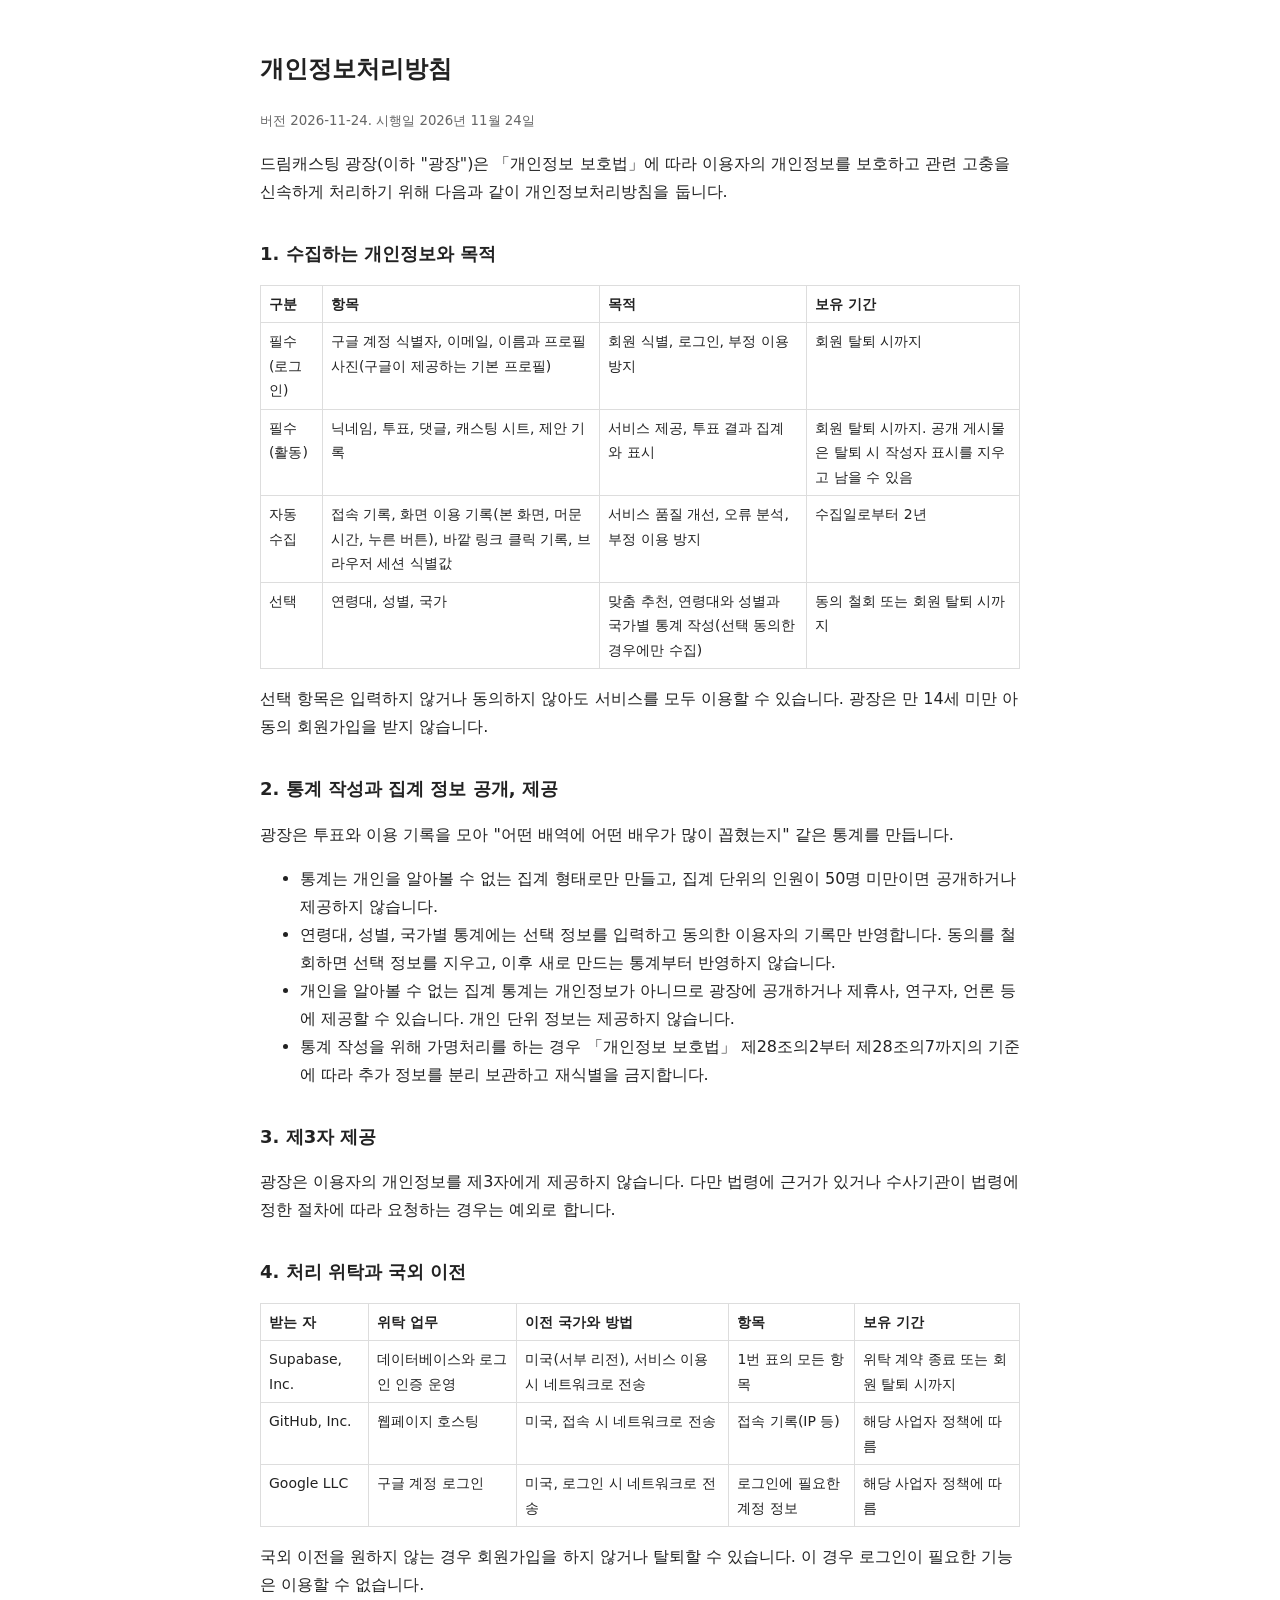
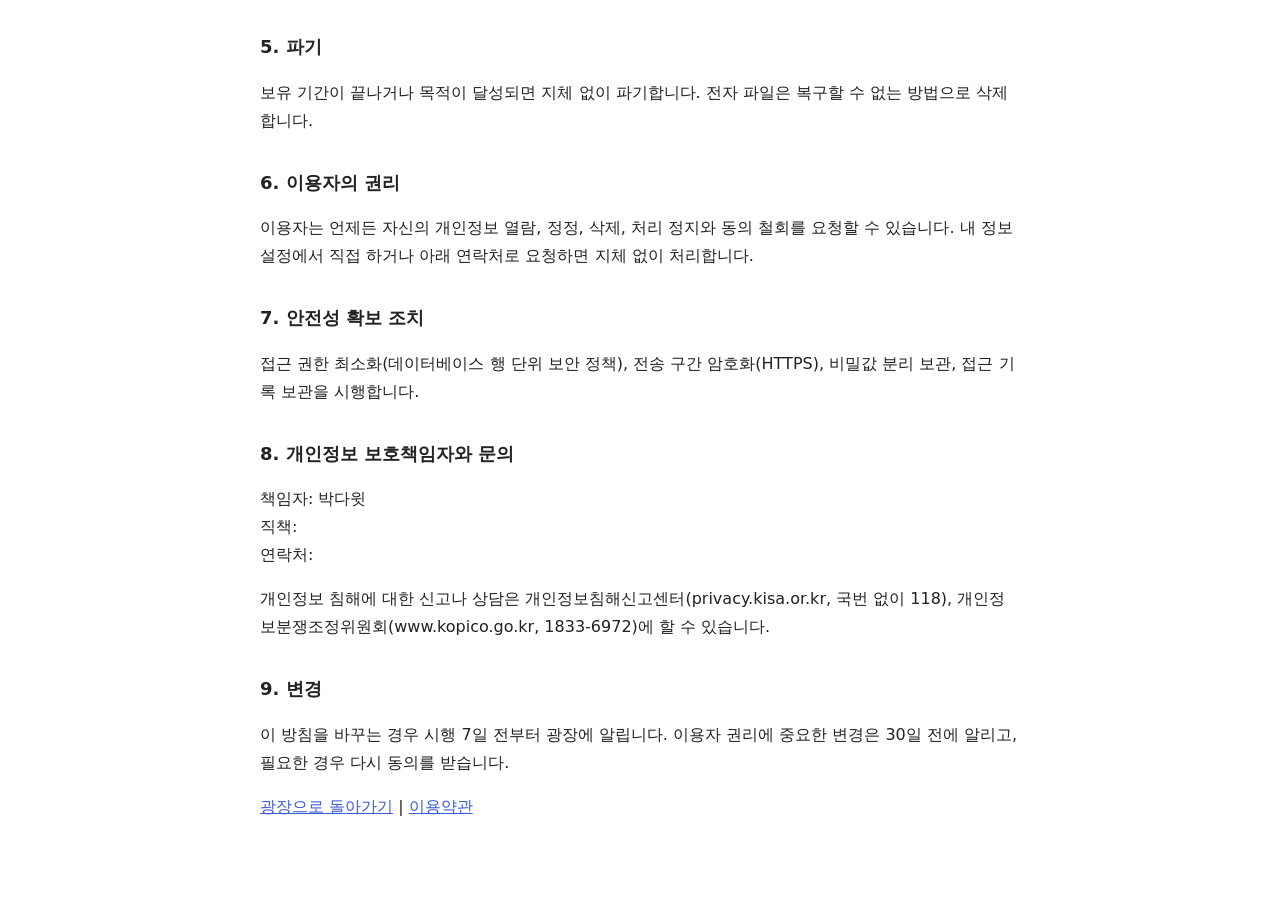
<file: privacy.html>
<!doctype html>
<html lang="ko"><head><meta charset="utf-8"><meta name="viewport" content="width=device-width,initial-scale=1">
<title>개인정보처리방침 | 드림캐스팅 광장</title>
<style>body{font-family:system-ui,-apple-system,"Apple SD Gothic Neo","Noto Sans KR",sans-serif;max-width:760px;margin:0 auto;padding:32px 20px 80px;line-height:1.75;color:#222;background:#fff}h1{font-size:24px}h2{font-size:18px;margin-top:32px}table{border-collapse:collapse;width:100%;font-size:14px}td,th{border:1px solid #ddd;padding:6px 8px;text-align:left;vertical-align:top}small{color:#666}a{color:#3a5bd9}</style></head>
<body>
<h1>개인정보처리방침</h1>
<p><small>버전 2026-11-24. 시행일 2026년 11월 24일</small></p>
<p>드림캐스팅 광장(이하 "광장")은 「개인정보 보호법」에 따라 이용자의 개인정보를 보호하고 관련 고충을 신속하게 처리하기 위해 다음과 같이 개인정보처리방침을 둡니다.</p>

<h2>1. 수집하는 개인정보와 목적</h2>
<table>
<tr><th>구분</th><th>항목</th><th>목적</th><th>보유 기간</th></tr>
<tr><td>필수 (로그인)</td><td>구글 계정 식별자, 이메일, 이름과 프로필 사진(구글이 제공하는 기본 프로필)</td><td>회원 식별, 로그인, 부정 이용 방지</td><td>회원 탈퇴 시까지</td></tr>
<tr><td>필수 (활동)</td><td>닉네임, 투표, 댓글, 캐스팅 시트, 제안 기록</td><td>서비스 제공, 투표 결과 집계와 표시</td><td>회원 탈퇴 시까지. 공개 게시물은 탈퇴 시 작성자 표시를 지우고 남을 수 있음</td></tr>
<tr><td>자동 수집</td><td>접속 기록, 화면 이용 기록(본 화면, 머문 시간, 누른 버튼), 바깥 링크 클릭 기록, 브라우저 세션 식별값</td><td>서비스 품질 개선, 오류 분석, 부정 이용 방지</td><td>수집일로부터 2년</td></tr>
<tr><td>선택</td><td>연령대, 성별, 국가</td><td>맞춤 추천, 연령대와 성별과 국가별 통계 작성(선택 동의한 경우에만 수집)</td><td>동의 철회 또는 회원 탈퇴 시까지</td></tr>
</table>
<p>선택 항목은 입력하지 않거나 동의하지 않아도 서비스를 모두 이용할 수 있습니다. 광장은 만 14세 미만 아동의 회원가입을 받지 않습니다.</p>

<h2>2. 통계 작성과 집계 정보 공개, 제공</h2>
<p>광장은 투표와 이용 기록을 모아 "어떤 배역에 어떤 배우가 많이 꼽혔는지" 같은 통계를 만듭니다.</p>
<ul>
<li>통계는 개인을 알아볼 수 없는 집계 형태로만 만들고, 집계 단위의 인원이 50명 미만이면 공개하거나 제공하지 않습니다.</li>
<li>연령대, 성별, 국가별 통계에는 선택 정보를 입력하고 동의한 이용자의 기록만 반영합니다. 동의를 철회하면 선택 정보를 지우고, 이후 새로 만드는 통계부터 반영하지 않습니다.</li>
<li>개인을 알아볼 수 없는 집계 통계는 개인정보가 아니므로 광장에 공개하거나 제휴사, 연구자, 언론 등에 제공할 수 있습니다. 개인 단위 정보는 제공하지 않습니다.</li>
<li>통계 작성을 위해 가명처리를 하는 경우 「개인정보 보호법」 제28조의2부터 제28조의7까지의 기준에 따라 추가 정보를 분리 보관하고 재식별을 금지합니다.</li>
</ul>

<h2>3. 제3자 제공</h2>
<p>광장은 이용자의 개인정보를 제3자에게 제공하지 않습니다. 다만 법령에 근거가 있거나 수사기관이 법령에 정한 절차에 따라 요청하는 경우는 예외로 합니다.</p>

<h2>4. 처리 위탁과 국외 이전</h2>
<table>
<tr><th>받는 자</th><th>위탁 업무</th><th>이전 국가와 방법</th><th>항목</th><th>보유 기간</th></tr>
<tr><td>Supabase, Inc.</td><td>데이터베이스와 로그인 인증 운영</td><td>미국(서부 리전), 서비스 이용 시 네트워크로 전송</td><td>1번 표의 모든 항목</td><td>위탁 계약 종료 또는 회원 탈퇴 시까지</td></tr>
<tr><td>GitHub, Inc.</td><td>웹페이지 호스팅</td><td>미국, 접속 시 네트워크로 전송</td><td>접속 기록(IP 등)</td><td>해당 사업자 정책에 따름</td></tr>
<tr><td>Google LLC</td><td>구글 계정 로그인</td><td>미국, 로그인 시 네트워크로 전송</td><td>로그인에 필요한 계정 정보</td><td>해당 사업자 정책에 따름</td></tr>
</table>
<p>국외 이전을 원하지 않는 경우 회원가입을 하지 않거나 탈퇴할 수 있습니다. 이 경우 로그인이 필요한 기능은 이용할 수 없습니다.</p>

<h2>5. 파기</h2>
<p>보유 기간이 끝나거나 목적이 달성되면 지체 없이 파기합니다. 전자 파일은 복구할 수 없는 방법으로 삭제합니다.</p>

<h2>6. 이용자의 권리</h2>
<p>이용자는 언제든 자신의 개인정보 열람, 정정, 삭제, 처리 정지와 동의 철회를 요청할 수 있습니다. 내 정보 설정에서 직접 하거나 아래 연락처로 요청하면 지체 없이 처리합니다.</p>

<h2>7. 안전성 확보 조치</h2>
<p>접근 권한 최소화(데이터베이스 행 단위 보안 정책), 전송 구간 암호화(HTTPS), 비밀값 분리 보관, 접근 기록 보관을 시행합니다.</p>

<h2>8. 개인정보 보호책임자와 문의</h2>
<p>책임자: 박다윗<br>직책: <br>연락처: </p>
<p>개인정보 침해에 대한 신고나 상담은 개인정보침해신고센터(privacy.kisa.or.kr, 국번 없이 118), 개인정보분쟁조정위원회(www.kopico.go.kr, 1833-6972)에 할 수 있습니다.</p>

<h2>9. 변경</h2>
<p>이 방침을 바꾸는 경우 시행 7일 전부터 광장에 알립니다. 이용자 권리에 중요한 변경은 30일 전에 알리고, 필요한 경우 다시 동의를 받습니다.</p>
<p><a href="./">광장으로 돌아가기</a> | <a href="terms.html">이용약관</a></p>
</body></html>
</file>
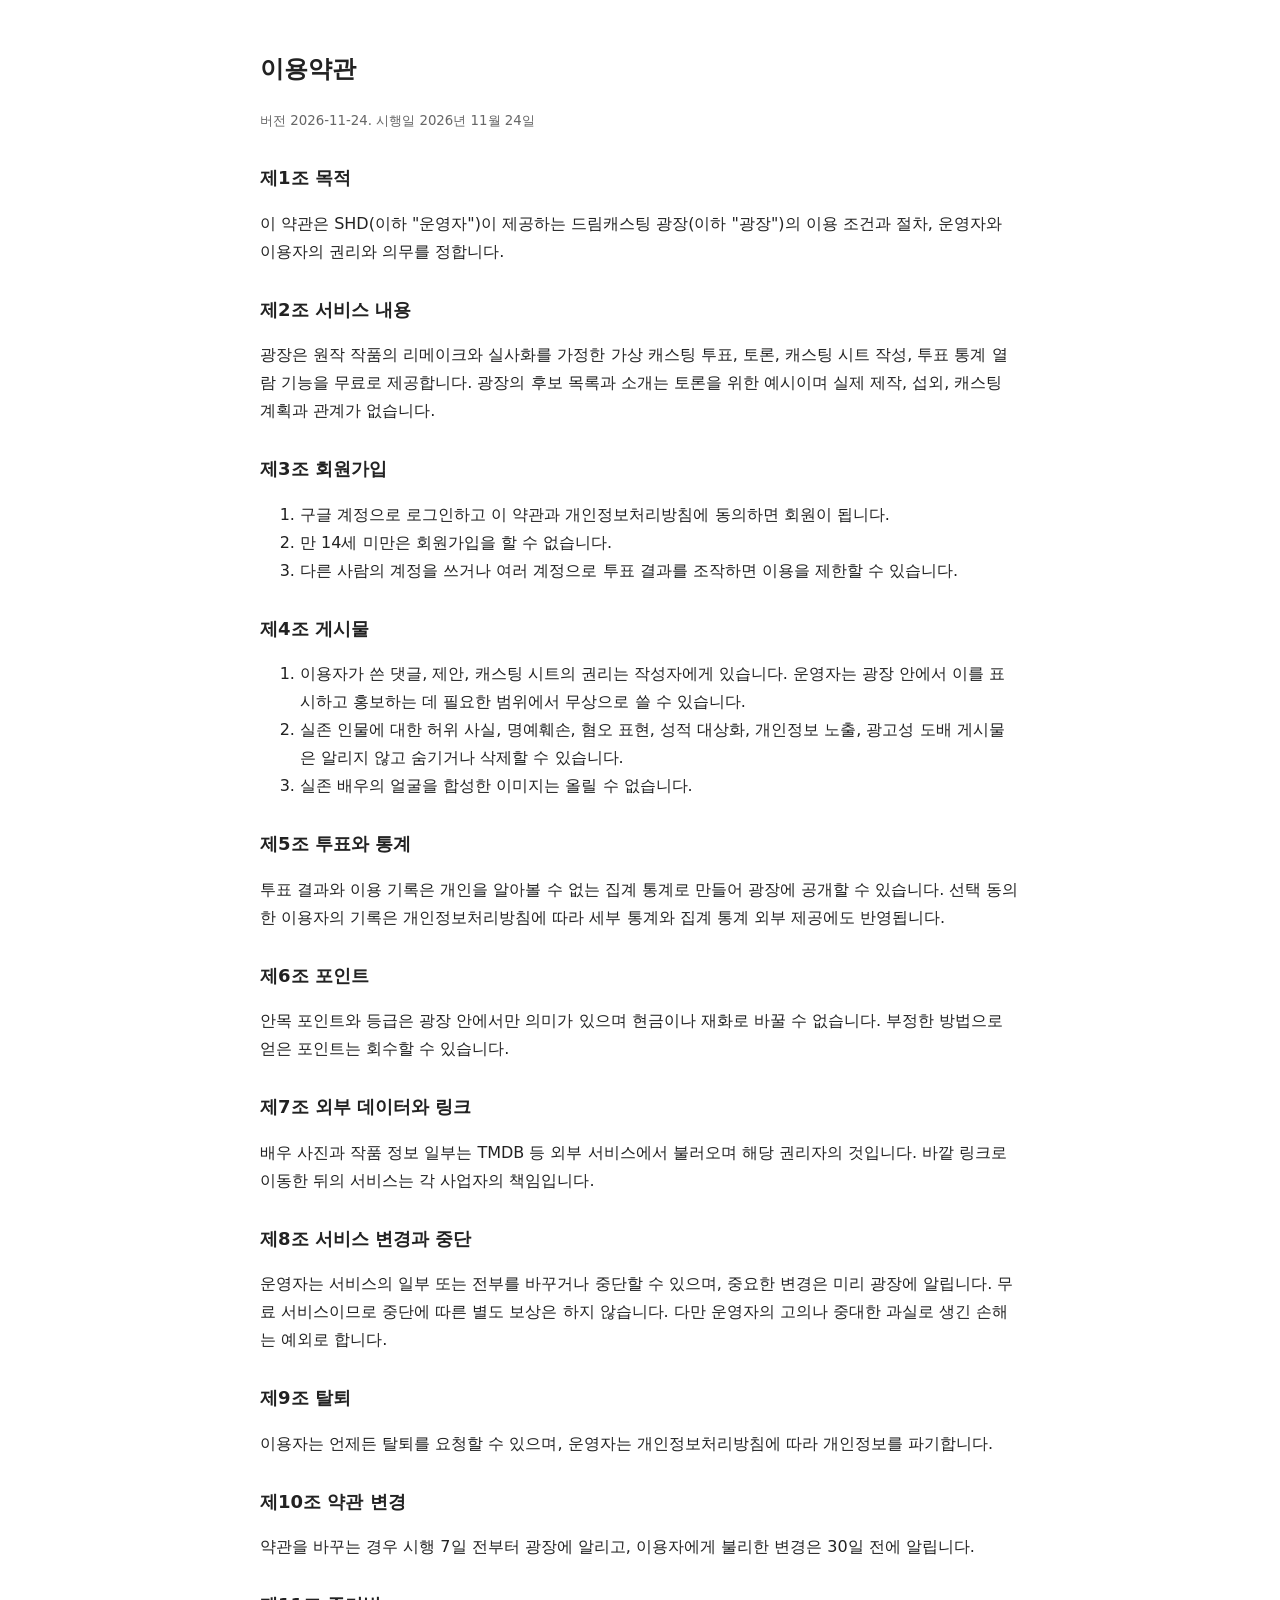
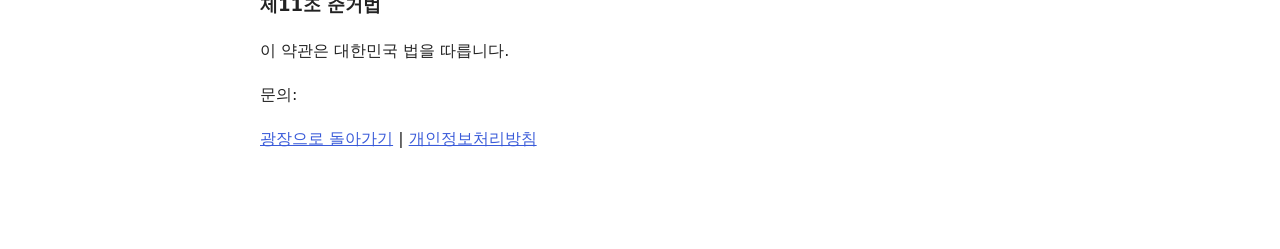
<file: terms.html>
<!doctype html>
<html lang="ko"><head><meta charset="utf-8"><meta name="viewport" content="width=device-width,initial-scale=1">
<title>이용약관 | 드림캐스팅 광장</title>
<style>body{font-family:system-ui,-apple-system,"Apple SD Gothic Neo","Noto Sans KR",sans-serif;max-width:760px;margin:0 auto;padding:32px 20px 80px;line-height:1.75;color:#222;background:#fff}h1{font-size:24px}h2{font-size:18px;margin-top:28px}small{color:#666}a{color:#3a5bd9}</style></head>
<body>
<h1>이용약관</h1>
<p><small>버전 2026-11-24. 시행일 2026년 11월 24일</small></p>

<h2>제1조 목적</h2>
<p>이 약관은 SHD(이하 "운영자")이 제공하는 드림캐스팅 광장(이하 "광장")의 이용 조건과 절차, 운영자와 이용자의 권리와 의무를 정합니다.</p>

<h2>제2조 서비스 내용</h2>
<p>광장은 원작 작품의 리메이크와 실사화를 가정한 가상 캐스팅 투표, 토론, 캐스팅 시트 작성, 투표 통계 열람 기능을 무료로 제공합니다. 광장의 후보 목록과 소개는 토론을 위한 예시이며 실제 제작, 섭외, 캐스팅 계획과 관계가 없습니다.</p>

<h2>제3조 회원가입</h2>
<ol>
<li>구글 계정으로 로그인하고 이 약관과 개인정보처리방침에 동의하면 회원이 됩니다.</li>
<li>만 14세 미만은 회원가입을 할 수 없습니다.</li>
<li>다른 사람의 계정을 쓰거나 여러 계정으로 투표 결과를 조작하면 이용을 제한할 수 있습니다.</li>
</ol>

<h2>제4조 게시물</h2>
<ol>
<li>이용자가 쓴 댓글, 제안, 캐스팅 시트의 권리는 작성자에게 있습니다. 운영자는 광장 안에서 이를 표시하고 홍보하는 데 필요한 범위에서 무상으로 쓸 수 있습니다.</li>
<li>실존 인물에 대한 허위 사실, 명예훼손, 혐오 표현, 성적 대상화, 개인정보 노출, 광고성 도배 게시물은 알리지 않고 숨기거나 삭제할 수 있습니다.</li>
<li>실존 배우의 얼굴을 합성한 이미지는 올릴 수 없습니다.</li>
</ol>

<h2>제5조 투표와 통계</h2>
<p>투표 결과와 이용 기록은 개인을 알아볼 수 없는 집계 통계로 만들어 광장에 공개할 수 있습니다. 선택 동의한 이용자의 기록은 개인정보처리방침에 따라 세부 통계와 집계 통계 외부 제공에도 반영됩니다.</p>

<h2>제6조 포인트</h2>
<p>안목 포인트와 등급은 광장 안에서만 의미가 있으며 현금이나 재화로 바꿀 수 없습니다. 부정한 방법으로 얻은 포인트는 회수할 수 있습니다.</p>

<h2>제7조 외부 데이터와 링크</h2>
<p>배우 사진과 작품 정보 일부는 TMDB 등 외부 서비스에서 불러오며 해당 권리자의 것입니다. 바깥 링크로 이동한 뒤의 서비스는 각 사업자의 책임입니다.</p>

<h2>제8조 서비스 변경과 중단</h2>
<p>운영자는 서비스의 일부 또는 전부를 바꾸거나 중단할 수 있으며, 중요한 변경은 미리 광장에 알립니다. 무료 서비스이므로 중단에 따른 별도 보상은 하지 않습니다. 다만 운영자의 고의나 중대한 과실로 생긴 손해는 예외로 합니다.</p>

<h2>제9조 탈퇴</h2>
<p>이용자는 언제든 탈퇴를 요청할 수 있으며, 운영자는 개인정보처리방침에 따라 개인정보를 파기합니다.</p>

<h2>제10조 약관 변경</h2>
<p>약관을 바꾸는 경우 시행 7일 전부터 광장에 알리고, 이용자에게 불리한 변경은 30일 전에 알립니다.</p>

<h2>제11조 준거법</h2>
<p>이 약관은 대한민국 법을 따릅니다.</p>

<p>문의: </p>
<p><a href="./">광장으로 돌아가기</a> | <a href="privacy.html">개인정보처리방침</a></p>
</body></html>
</file>
